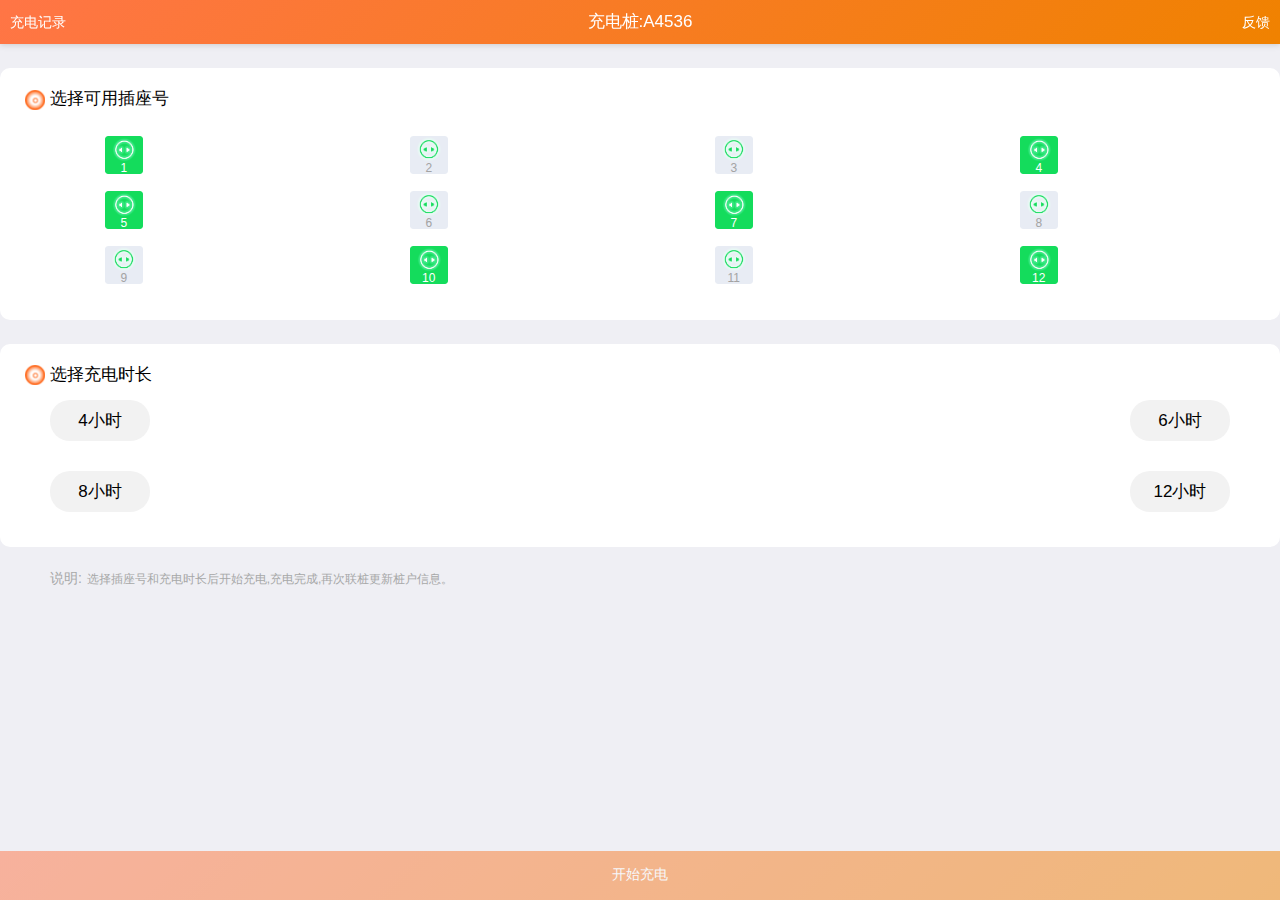
<file: index.html>
<!DOCTYPE html>
<html>
<head>
    <meta charset="utf-8">
    <meta name="viewport" content="initial-scale=1.0, maximum-scale=1.0, user-scalable=no" />
    <title>云智充-首页</title>
    <link rel="stylesheet" type="text/css" href="css/mui.min.css"/>
    <link rel="stylesheet" type="text/css" href="css/common.css"/>
    <script src="js/jquery-3.3.1.min.js"></script>
    <script src="js/mui.min.js"></script>
    <script src="layer/layer.js"></script>
    <script src="js/base.js"></script>
    <script src="js/common.js"></script>
    <style type="text/css">
    	.socket,.cdtime{padding: 20px 25px;border-radius: 10px;background-color: #fff;margin-top: 24px;}
    	.socket_top img{width: 20px;height: 20px;vertical-align: middle;}
    	.socket_bottom{width: 100%;padding: 25px 5px 0 5px;margin-left: 6%;display: flex;flex-flow: row wrap;align-content: flex-start;justify-content: space-between;}
    	.socket_bottom img{height: 40px;border: 1px solid transparent;border-radius: 10%;opacity: 1;}
    	.socket_bottom .cz{position: relative;padding-bottom: 10px;box-sizing: border-box;flex: 0 0 25%;}
    	.socket_bottom .cz .num{width: 20px;height: 20px;text-align: center;line-height: 20px;position: absolute;left: 10px;top: 23px;pointer-events: none;
    		color: #a3a3a3;font-size: 12px;}
 		.cdtime .select-time{padding: 15px 25px;display: flex;justify-content: space-between;}
 		.select-time .select-active{padding: 10px 0;width:100px;border-radius: 20px;background-color: #ff6d22;color: #fff;text-align: center;}
 		.select-time .select{background-color: #f2f2f2;padding: 10px 0;width:100px;border-radius: 20px;text-align: center;}
 		.mean{padding: 20px 50px;margin-bottom: 50px;}
 		.mean span{color: #a7a8a8;}
 		.mean span:first-child{font-size: 14px;}
 		.mean span:last-child{font-size: 12px;}
 		.mui-bar .feedback{margin-top: 12px;color: #fff;font-size: 14px;}
 		.btn-submit{opacity: 0.5;}
 		.btn-submit .mui-btn-primary{background-color: transparent;border-color: transparent;}
 		.mui-spinner{vertical-align: middle;}
  </style>
</head>
<body>
	<header class="mui-bar mui-bar-nav header-immersed">
		<a class="mui-pull-left feedback" onclick="clicked('cdRecord.html')">充电记录</a>
	    <h1 class="mui-title">充电桩:A4536</h1>
	    <a class="mui-pull-right feedback" onclick="clicked('feedback.html')">反馈</a>
	</header>
	<div class="mui-content">
	    <div class="socket">
	    	<div class="socket_top">
	    		<img src="img/eq.png"/>
	    		<span>选择可用插座号</span>
	    	</div>
	    	<div class="socket_bottom">
	    		<div class="cz" data-type="oFF">
	    			<img src="img/able.png"/>
	    			<div class="num">1</div>
	    		</div>
	    		<div class="cz" data-type="oN">
	    			<img src="img/able.png"/>
	    			<div class="num">2</div>
	    		</div>
	    		<div class="cz" data-type="oN">
	    			<img src="img/able.png"/>
	    			<div  class="num">3</div>
	    		</div>
	    		<div class="cz" data-type="oFF">
	    			<img src="img/able.png"/>
	    			<div class="num">4</div>
	    		</div>
	    		<div class="cz" data-type="oFF">
	    			<img src="img/able.png"/>
	    			<div class="num">5</div>
	    		</div>
	    		<div class="cz" data-type="oN">
	    			<img src="img/able.png"/>
	    			<div  class="num">6</div>
	    		</div>
	    		<div class="cz" data-type="oFF">
	    			<img src="img/able.png"/>
	    			<div class="num">7</div>
	    		</div>
	    		<div class="cz" data-type="oN">
	    			<img src="img/able.png"/>
	    			<div class="num">8</div>
	    		</div>
	    		<div class="cz" data-type="oN">
	    			<img src="img/able.png"/>
	    			<div  class="num">9</div>
	    		</div>
	    		<div class="cz" data-type="oFF">
	    			<img src="img/able.png"/>
	    			<div class="num">10</div>
	    		</div>
	    		<div class="cz" data-type="oN">
	    			<img src="img/able.png"/>
	    			<div class="num">11</div>
	    		</div>
	    		<div class="cz" data-type="oFF">
	    			<img src="img/able.png"/>
	    			<div  class="num">12</div>
	    		</div>
	    	</div>
	    </div>
	    <div class="cdtime">
	    	<div class="socket_top">
	    		<img src="img/eq.png"/>
	    		<span>选择充电时长</span>
	    	</div>
	    	<div class="time_wrap">
	    		<div class="select-time">
		    		<div class="select change">
		    			<span>4小时</span>
		    		</div>
		    		<div class="select change">
		    			<span>6小时</span>
		    		</div>
		    	</div>
		    	<div class="select-time">
		    		<div class="select change">
		    			<span>8小时</span>
		    		</div>
		    		<div class="select change">
		    			<span>12小时</span>
		    		</div>
		    	</div>
	    	</div>
	    </div>
	    <div class="mean">
    		<span>说明:</span>
    		<span>选择插座号和充电时长后开始充电,充电完成,再次联桩更新桩户信息。</span>	    	
	    </div>
	</div>
	<footer class="mui-bar mui-bar-footer btn-submit">
		<div class="">
			<button type="button" class="mui-btn mui-btn-primary">开始充电</button>
		</div>
		
	</footer>
	
	
	<script type="text/javascript">
		var timeLight = false;
		var cZLight = false;
		$('.time_wrap').on('tap','.change',function(){
			$(this).removeClass('select').addClass('select-active').siblings().removeClass('select-active').addClass('select');
			$(this).parent().siblings().find('.change').removeClass('select-active').addClass('select');
			timeLight = true;
			charge();
		});
		var arr = [];
		//充电插座
		for(var k=0;k<$('.cz img').length;k++){
			var cdType = $('.cz img').eq(k).parent().attr('data-type');
			if(cdType == 'oFF'){
				$('.cz img').eq(k).attr({'src':'img/pass.png'});
				$('.cz img').eq(k).addClass('using');
				$('.cz img').eq(k).next().css({'color':'#fff'})
				$('.using').css({'pointer-events':'none'});	
			}else{
				$('.socket_bottom').on('tap','.cz img',function(){
					$('.cz img').removeClass('tpchange');
					$(this).addClass('tpchange');
					for(var i=0;i<$('.cz img').length;i++){
						var flag = [];
						flag = $('.cz img').eq(i).hasClass("tpchange");
						if(flag == true){
							$('.cz img').eq(i).attr({'src':'img/pass.png'});
							$('.using').attr({'src':'img/pass.png'});
							cZLight = true;
							charge();
							$('.using').css({'pointer-events':'none'});					//阻止div被选中
						}else{
							$('.cz img').eq(i).attr({'src':'img/able.png'});
							$('.using').attr({'src':'img/pass.png'});
						};
					};
				})
			};
			arr.push(cdType);
		};
		if(arr.indexOf("oN") != -1){
			var btnSbm = $(".btn-submit");
			btnSbm.click(function(){
				if($('.mui-disabled').length == 0){
					var czCheck = $('.tpchange').next().text();
					var timeCheck = $('.select-active').text();
					if ($('.tpchange').length == 0) {
						layer.msg('请选择插座！');
						return;
					}else{
						console.log(czCheck)
					};
					if ($('.select-active').length == 0) {
						layer.msg('请选择充电时长！');
						return;
					}else{
						console.log(timeCheck)
					};
					var data = {
		                "czCheck":czCheck,
		                "timeCheck":timeCheck
		            };
	//	            postJSON(API_URL.ApiApplyBusinessSaveApplyBusiness,data,function(res){
	//	                if("0" == res.code){
	//						location.href = "cdRecord.html";
	//	                }else{
	//	                  layer.msg(res.msg);
	//	                }
	//	            });	
	//				location.href = "cdRecord.html";
					mui(this).button('loading');
		            setTimeout(function() {
		                mui(this).button('reset');
		            }.bind(this), 3000);
				}else{layer.msg('不要点那么快');}
			})
		}else{
			layer.msg("该充电桩暂无可用插座!");
		};
		function charge(){
			if(timeLight&&cZLight){
				$(".btn-submit").css({'opacity':'1'})
			};
		};
		
		
		
	</script>
</body>
</html>
</file>
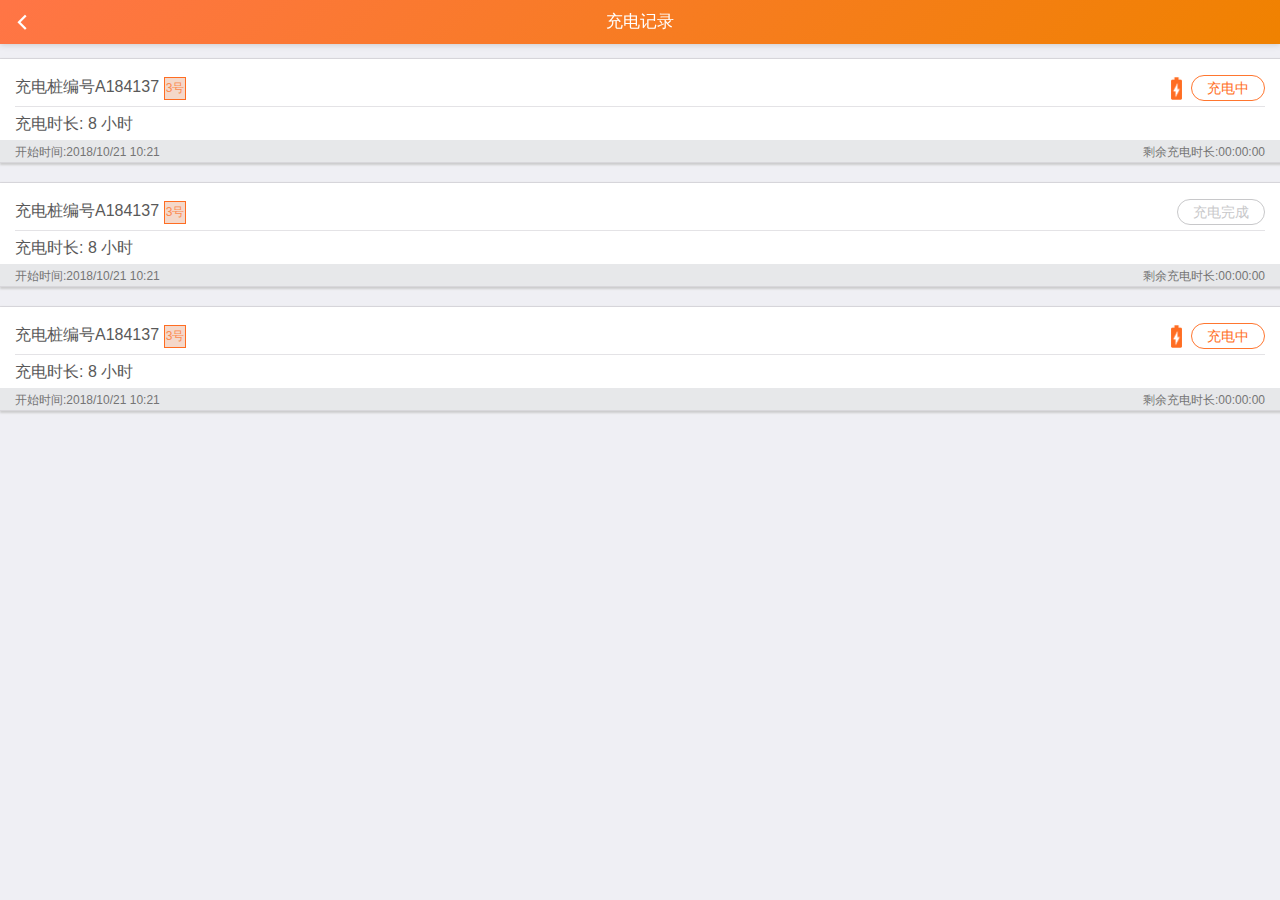
<file: cdRecord.html>
<!DOCTYPE html>
<html>
<head>
    <meta charset="utf-8">
    <meta name="viewport" content="initial-scale=1.0, maximum-scale=1.0, user-scalable=no" />
    <title>云智充-充电记录</title>
    <link rel="stylesheet" type="text/css" href="css/mui.min.css"/>
    <link rel="stylesheet" type="text/css" href="css/common.css"/>
    <script src="js/jquery-3.3.1.min.js"></script>
    <script src="js/mui.min.js"></script>
    <script src="layer/layer.js"></script>
    <script src="js/base.js"></script>
    <script src="js/common.js"></script>
    <style type="text/css">
    	.serial-number {display: flex;justify-content: space-between;}
		.serial-number .name_wrap .cdz-name{font-size: 16px;height: 24px;line-height: 24px;color: #595959;}
		.name_wrap .mark{display: inline-block;background-color: #f4d8ca;border: 1px solid #ff6d22;color: #fc8a4f;font-size: 12px;padding: 0 1px;}
		.mui-table-view-cell .use_time{font-size: 16px;color: #595959;}
		.using{text-align: right;padding-left: 20px;position: relative;}
		.using img{position: absolute;height: 23px;top: 2px;left: 0;}
		.finish img{display: none;}
		.mui-table-view-cell:after{left: 15px;right: 15px;}
		.mui-table-view{margin-bottom: 20px;box-shadow: 1px 1px 2px 1px #ccc;padding-top: 10px;}
		.mui-table-view-cell{padding: 6px 15px;}
		.serial-number .use,.serial-number .finish{border-radius: 15px;text-align: center;padding: 1px 15px;text-align: center;}
		.serial-number .use span,.serial-number .finish span{font-size: 14px;}
		.serial-number .use{border: 1px solid #ff762f;}
		.serial-number .use span{color: #ff6d22;}
		.serial-number .finish{border: 1px solid #c8c8ca;}
		.serial-number .finish span{color: #c8c8ca;}
		.start-time{display: flex;justify-content: space-between;padding: 0px 15px;}
		.start-time span{font-size: 12px;color: #757575;}
		.li-padd{padding: 0;background-color: #e7e8ea;}
		.after-bord:after{height: 0;}
		body i{font-style: normal;}
  </style>
</head>
	<body>
		<header class="mui-bar mui-bar-nav header-immersed">
			<a class="mui-action-back mui-icon mui-icon-left-nav mui-pull-left"></a>
		    <h1 class="mui-title">充电记录</h1>
		</header>
		<div class="mui-content">
		    <ul class="mui-table-view" data-time="" type="true">
			    <li class="mui-table-view-cell">
		    		<div class="serial-number">
		    			<div class="name_wrap">
		    				<div>
		    					<span class="cdz-name">充电桩编号A184137</span>
		    					<span class="mark">3号</span>
		    				</div>
		    			</div>
		    			<div class="using">
		    				<div class="use">
		    					<span>充电中</span>
		    					<img src="img/dianchi.png"/>
		    				</div>
		    			</div>
		    		</div>
			    </li>
			    <li class="mui-table-view-cell after-bord">
			    	<div class="use_time">
			    		充电时长: 8 小时
			    	</div>
			    </li>
			    <li class="mui-table-view-cell li-padd">
			    	<div class="start-time">
			    		<div>
			    			<span>开始时间:2018/10/21 10:21</span>
			    		</div>
			    		<div>
			    			<span class="lastTime" val="">剩余充电时长:<i class="residue">00:00:00</i></span>
			    		</div>
			    	</div>
			    </li>
			</ul>
			<ul class="mui-table-view" data-time="" type="false">
			    <li class="mui-table-view-cell">
		    		<div class="serial-number">
		    			<div class="name_wrap">
		    				<div>
		    					<span class="cdz-name">充电桩编号A184137</span>
		    					<span class="mark">3号</span>
		    				</div>
		    			</div>
		    			<div class="using">
		    				<div class="use">
		    					<span>充电中</span>
		    					<img src="img/dianchi.png"/>
		    				</div>
		    			</div>
		    		</div>
			    </li>
			    <li class="mui-table-view-cell after-bord">
			    	<div class="use_time">
			    		充电时长: 8 小时
			    	</div>
			    </li>
			    <li class="mui-table-view-cell li-padd">
			    	<div class="start-time">
			    		<div>
			    			<span>开始时间:2018/10/21 10:21</span>
			    		</div>
			    		<div>
			    			<span class="lastTime" val="">剩余充电时长:<i class="residue">00:00:00</i></span>
			    		</div>
			    	</div>
			    </li>
			</ul>
			<ul class="mui-table-view" data-time="" type="true">
			    <li class="mui-table-view-cell">
		    		<div class="serial-number">
		    			<div class="name_wrap">
		    				<div>
		    					<span class="cdz-name">充电桩编号A184137</span>
		    					<span class="mark">3号</span>
		    				</div>
		    			</div>
		    			<div class="using">
		    				<div class="use">
		    					<span>充电中</span>
		    					<img src="img/dianchi.png"/>
		    				</div>
		    			</div>
		    		</div>
			    </li>
			    <li class="mui-table-view-cell after-bord">
			    	<div class="use_time">
			    		充电时长: 8 小时
			    	</div>
			    </li>
			    <li class="mui-table-view-cell li-padd">
			    	<div class="start-time">
			    		<div>
			    			<span>开始时间:2018/10/21 10:21</span>
			    		</div>
			    		<div>
			    			<span class="lastTime" val="">剩余充电时长:<i class="residue">00:00:00</i></span>
			    		</div>
			    	</div>
			    </li>
			</ul>
		</div>
		
		
		<script type="text/javascript">
			//剩余时长	
			var date22 = new Date('2018/12/24 17:55');
			console.log(date22)
			var date33 = new Date('2018/12/22 19:50');
			var date44 = new Date('2018/12/24 14:43');
			var date222 = date22.getTime()+1*3600;
			var date333 = date33.getTime()+1*3600;
			var date444 = date44.getTime()+1*3600;

			$('.mui-table-view').eq(0).attr('data-time',date222);
			$('.mui-table-view').eq(1).attr('data-time',date333);
			$('.mui-table-view').eq(2).attr('data-time',date444);
			console.log($('.mui-table-view').eq(0).attr('data-time'));
			console.log($('.mui-table-view').eq(1).attr('data-time'));
			console.log($('.mui-table-view').eq(2).attr('data-time'));
			
			var maxtime=null,time=null,start=null,date1=null,date2=null,s1=null,s2=null,total=null,type=null;
			$('.mui-table-view').each(function(index,item){
				date1 = new Date();
				date2 = $(item).attr('data-time');
//				date2 = new Date('2018/12/22 19:30');
				console.log(date2);
				s1 = date1.getTime();
//				s2 = date2.getTime();
				total = (date2 - s1)/1000;
				maxtime = total;
				type = $(item).attr("type");
				console.log(type);
				if(type == "true"){
					CountDown(maxtime,index);
				}else{
					$('.using').eq(index).find('.use').addClass('finish');
					$('.using').eq(index).find('.use span').text('充电完成');
//					$('.lastTime').eq(index).text("结束时间:"+2018);
				};
			});
			function CountDown(maxtime,index){
				var hour = 0,minute = 0,second = 0;
				console.log(maxtime);
				timer = setInterval(function(){
					 if(maxtime>=0){
						 hour = Math.floor(maxtime / (60 * 60));
					     minute = Math.floor(maxtime / 60) - (hour * 60);
					     second = Math.floor(maxtime) - (hour * 60 * 60) - (minute * 60);
					     if (hour <= 9) hour = '0' + hour;
				         if (minute <= 9) minute = '0' + minute;
				         if (second <= 9) second = '0' + second;
						 var timeText = hour+":"+minute+":"+second;
				    	 $('.residue').eq(index).text(timeText);
						 --maxtime;
						 console.log(maxtime);
					 }else{
						 clearInterval(timer);
						 layer.msg("插座"+(index+1)+"充电完成!");
						 $('.using').eq(index).find('.use').addClass('finish');
					  	 $('.using').eq(index).find('.use span').text('充电完成');
//					  	 $('.mui-table-view').eq(index).attr('type','false');
					 }
				},1000);
		    };
			
			
		</script>
	</body>
</html>
</file>
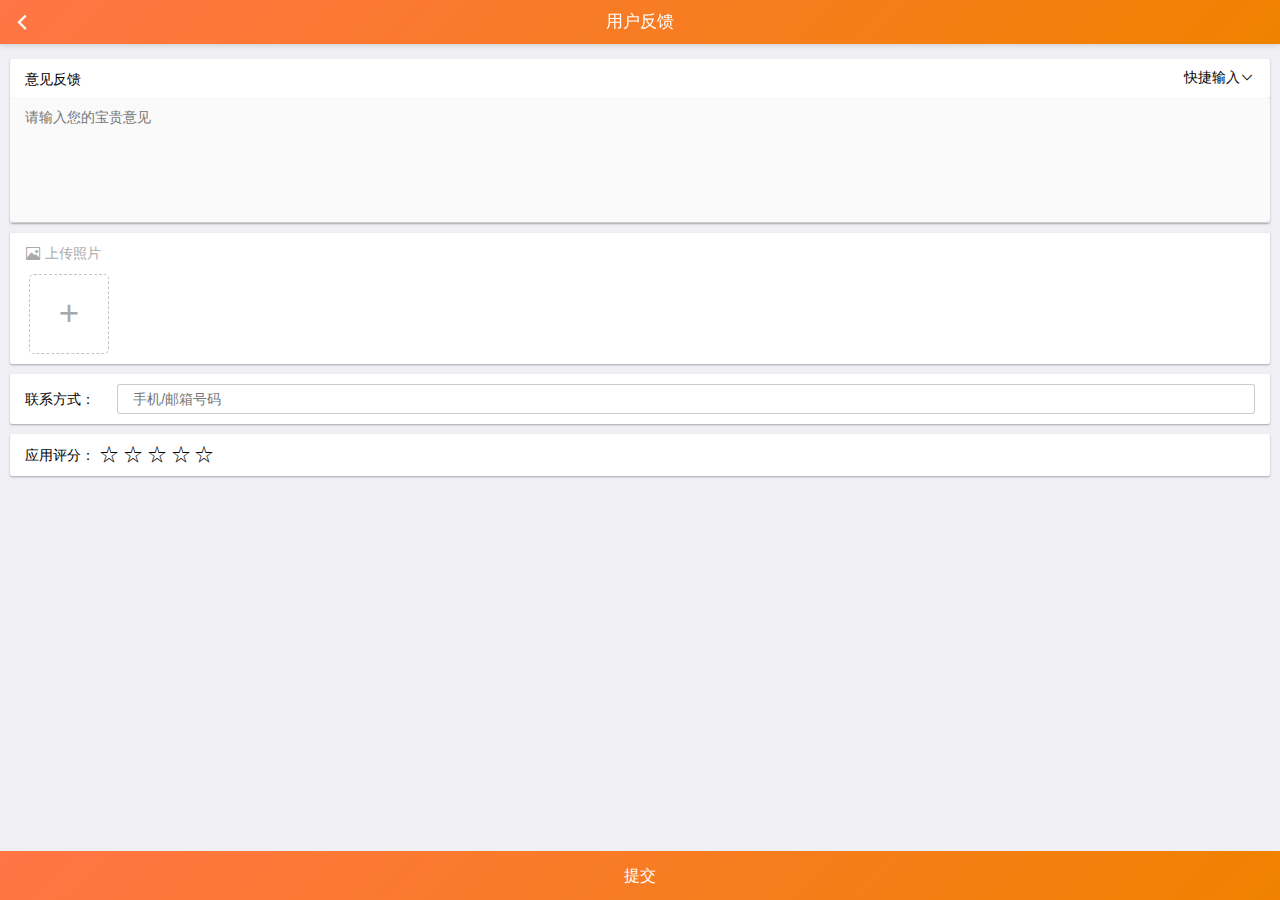
<file: feedback.html>
<!DOCTYPE html>
<html>
<head>
    <meta charset="utf-8">
    <meta name="viewport" content="initial-scale=1.0, maximum-scale=1.0, user-scalable=no" />
    <title>云智充-用户反馈</title>
    <link rel="stylesheet" type="text/css" href="css/mui.min.css"/>
    <link rel="stylesheet" type="text/css" href="css/common.css"/>
    <link rel="stylesheet" href="layer/theme/default/layer.css" />
    <script src="js/jquery-3.3.1.min.js"></script>
    <script src="js/mui.min.js"></script>
    <script src="layer/layer.js"></script>
    <script src="js/base.js"></script>
    <script src="js/common.js"></script>
    <style type="text/css">
    	.mui-table-view-cell>.mui-badge{right: 26px;top: 22px;background-color: transparent;color: #414141;}
    	.mui-table-view-cell.mui-collapse .mui-collapse-content{position: absolute;top: 0;right: 15px;z-index: 999;}
    	.mui-table-view-cell:after{height: 0;}
    	#textarea{background-color: #fafafa;font-size: 14px;border-width: 0;box-shadow: 1px 1px 2px 1px #ccc;margin-bottom: 0;}
    	.mui-card .mui-input-row{padding: 0 0;margin: 0;}
    	.mui-table-view-cell>a:not(.mui-btn){margin-top: -8px;}
    	.mui-icon-image{color: #aaa9a9;}
    	.top{padding: 10px 15px;}
    	.top span{font-size: 14px;}
    	.file {
		    position: relative;
		    display: inline-block;
		    border: 1px dashed #c4c4c4;
		    border-radius: 5px;
		    overflow: hidden;
		    color: #a8a8a8;
		    text-decoration: none;
		    width: 80px;
		    height: 80px;
		    font-size: 35px;
		    text-align: center;
		    line-height: 75px;
		    z-index: 50;
		    vertical-align: top;
		}
		.file input {position: absolute;height: 100%;left: 0;top: 0;opacity: 0;width: 80px;vertical-align: top;}
		.tel{display: flex;justify-content: space-between;}
		.tel span{display: inline-block;width: 100px;line-height: 30px;}
		.tel input{margin-bottom: 0;height: 30px;font-size: 14px;}
		i.mui-icon-star{font-size:20px;}
		i.mui-icon-star-filled{color:#ff6d22;font-size:20px;}
		.marbot{margin-bottom: 80px;}
		.comment{position: absolute;z-index: 999;top: 40px;right: 5px;background-color: #fff;width: 150px;}
		.mui-plus .plus{display: inline;}
		.plus{display: none;}
		#topPopover {position: fixed;top: 16px;right: 6px;}
		#topPopover .mui-popover-arrow {left: auto;right: 6px;}
		.mui-popover {height: 200px;width: 300px;}
		.mui-popover a{font-size: 14px;}
		.mui-table-view-cell{padding: 10px 15px;}
		.mui-popover .mui-table-view-cell>a:not(.mui-btn){margin-top: -18px;}
		.quick{position: absolute;top: 8px;right: 30px;height: 30px;}
		.quick a{color: black;font-size: 14px;}
		.top .close{display: inline-block;position: relative;}
		.top .close .img{opacity: 1;width: 45px;height: 80px;margin: 0 15px 0 0;}
		.top .close i{opacity: 1;position: absolute;top: -7px;right: -5px;font-size: 20px;color: #fff;margin: 0 10px;
			display: inline-block;border-radius: 50%;background-color: #333;width: 22px;height: 22px;
			text-align: center;line-height: 22px;}
		.top .showFileName1{color: red;font-size: 12px;display: none;}
		.imglist{display: inline-block;}
		.upload-box{margin-top: 10px;}
		.big_img{width: 100%;height: 100%;position: fixed;left: 0;top: 0;background-color: black;z-index: 999;display: none;overflow: hidden;}
  </style>
</head>
<body>
	<header class="mui-bar mui-bar-nav header-immersed">
		<a class="mui-action-back mui-icon mui-icon-left-nav mui-pull-left"></a>
	    <h1 class="mui-title">用户反馈</h1>
	</header>
	<!--显示放大的图片-->
	<div class="big_img"></div>
	<!--主体-->
	<div class="mui-content">
	    <div class="mui-card">
	    	<ul class="mui-table-view">
	    		<li class="mui-table-view-cell remo">意见反馈
					<span class="mui-icon mui-icon-arrowdown mui-pull-right"></span>
				</li>
				<div class="quick"><a href="#topPopover">快捷输入</a></div>
				<div class="mui-input-row" style="margin: -3px 0 -5px 0;">
					<textarea id="textarea" name="textarea" rows="5" placeholder="请输入您的宝贵意见"></textarea>
				</div>
	    	</ul>
	    </div>
	    <div class="mui-card">
	    	<div class="top">
	    		<div class="mui-icon mui-icon-image">
	    			<span>上传照片</span>
	    		</div>
	    		<div>
	    			<form action="#">
	    				<div class="upload-box">
	    					<div class="imglist"></div>
		    				<a href="javascript:;" class="file">+
		    					<input type="file" multiple="multiple"  name="file" id="file" value="" />
		    				</a>
	    				</div>
	    				<div class="showFileName1"></div>
	    			</form>
	    		</div>
	    	</div>
	    </div>
	    <div class="mui-card">
	    	<ul class="mui-table-view">
	    		<li class="mui-table-view-cell">
	    			<div class="tel">
	    				<span>联系方式：</span>
	    				<input type="text" name="mobil" placeholder="手机/邮箱号码"/>
	    			</div>
	    		</li>
	    	</ul>
	    </div>
	    <div class="mui-card marbot">
	    	<ul class="mui-table-view">
	    		<li class="mui-table-view-cell">
	    			<div starName="bzxl" class="icons mui-inline">应用评分：
						<i data-index="1" class="mui-icon mui-icon-star"></i>
						<i data-index="2" class="mui-icon mui-icon-star"></i>
						<i data-index="3" class="mui-icon mui-icon-star"></i>
						<i data-index="4" class="mui-icon mui-icon-star"></i>
						<i data-index="5" class="mui-icon mui-icon-star"></i>
					</div>
					<input type="hidden" name="bzxl" id="bzxl" value="0"/>
	    		</li>
	    	</ul>
	    </div>
	</div>
	<div id="topPopover" class="mui-popover">
			<div class="mui-popover-arrow"></div>
			<div class="mui-scroll-wrapper">
				<div class="mui-scroll">
					<ul class="mui-table-view evaluate">
						<li class="mui-table-view-cell"><a href="#">安全，快捷，实惠，放心！</a>
						</li>
						<li class="mui-table-view-cell"><a href="#">这款产品很好！</a>
						</li>
						<li class="mui-table-view-cell"><a href="#">自从有了这个充电桩，真的方便不能太多了！</a>
						</li>
						<li class="mui-table-view-cell"><a href="#">软件不错，蛮实用的，希望越来越强大！</a>
						</li>
						<li class="mui-table-view-cell"><a href="#">非常方便，解决了小区充电难的问题！</a>
						</li>
						<li class="mui-table-view-cell"><a href="#">特别好用，给一万个赞！</a>
						</li>
						<li class="mui-table-view-cell"><a href="#">再也不怕车被盗了！</a>
						</li>
					</ul>
				</div>
			</div>
		</div>
	<footer class="mui-bar mui-bar-footer btn-submit">
		<span>提交</span>
	</footer>
	
	
	<script type="text/javascript">
		//五星好评
		$('.icons').on('tap','i',function(){
		  	var index = parseInt(this.getAttribute("data-index"));
		  	var parent = this.parentNode;
		  	var children = parent.children;
		  	if(this.classList.contains("mui-icon-star")){
		  		for(var i=0;i<index;i++){
	  				children[i].classList.remove('mui-icon-star');
	  				children[i].classList.add('mui-icon-star-filled');
		  		}
		  	}else{
		  		for (var i = index; i < 5; i++) {
		  			children[i].classList.add('mui-icon-star')
		  			children[i].classList.remove('mui-icon-star-filled')
		  		}
		  	};
		  	starIndex = index;
		    var starName = $(this).parents('.icons').attr("starName");
			document.getElementById(""+starName+"").value = starIndex;
		});
		//快捷输入点击事件
		mui('.mui-scroll-wrapper').scroll();
		mui('body').on('shown', '.mui-popover', function(e) {
			//console.log('shown', e.detail.id);//detail为当前popover元素
		});
		var eLi = $('.evaluate li');
		eLi.click(function(){
			var Inp = $('#textarea');
			if(Inp.val() == ''){
				Inp.val($(this).text());
			}else{
				Inp.val(Inp.val().replace(/(^\s*)|(\s*$)/g, "")+'\n'+$(this).text().replace(/(^\s*)|(\s*$)/g, ""))
			};
			$('.mui-popover').hide();
			$('.mui-backdrop').hide();
			$('#topPopover').removeClass('mui-active')
		});
		//照片上传
		$(".file").on("change","input[type='file']",function(){
			var $that = $(this);
		    var fr = new FileReader();//创建new FileReader()对象
		    var imgObj = this.files[0];//获取图片
		    fr.readAsDataURL(imgObj);//将图片读取为DataURL
			var imgName = imgObj.name;
			var Imgsrc = '';
		    if(imgName.indexOf("jpg") != -1 || imgName.indexOf("JPG") != -1 || imgName.indexOf("PNG") != -1 || imgName.indexOf("png") != -1 || imgName.indexOf("jpeg") != -1){
		    	fr.onload = function() {
					Imgsrc = this.result;
					var html =  "<span class='close'><img class='img' src='"+Imgsrc+"'><i>×</i></span>";
					$(".imglist").append(html)
				};
				$(".showFileName1").hide();
		    }else{
		        $(".showFileName1").html("您未上传文件，或者您上传文件类型有误！").show();
		        return false
		    };
		});
		//删除图片
		$('.imglist').on("click",".close i",function(){
			$(this).parent().hide();
		});
		//点击查看大图
		$('.imglist').on("click",".close img",function(){
		   var large_image = '<img src= ' + $(this).attr("src") + '>'; 
		   $('.big_img').show();
		   $('.big_img').html($(large_image).animate({'max-height': '100%', width: '100%'}, 500));
		});
		//关闭大图
		$('.big_img').click(function(){
			$('.big_img').hide(500);
		});
		//提交 
		$(".btn-submit").click(function(){
			var Textarea = $("#textarea").val();
            if(!vaildeParam(Textarea)){
                layer.msg("请提出宝贵意见哦!");
                return;
            };
            var photos = $(".imglist").text();
            if(!vaildeParam(photos)){
                layer.msg("请上传图片!");
                return;
            };
            var mobile = $("input[name='mobil']").val();
            var matio = /^[a-zA-Z0-9_-]+@[a-zA-Z0-9_-]+(\.[a-zA-Z0-9_-]+)+$/;
            var tel = /^1[34578]\d{9}$/;
            if(!vaildeParam(mobile)){
                layer.msg("选择联系方式方便我们及时联系你!");
                return;
            }else{
            	if(!(matio.test(mobile) || tel.test(mobile))){
            		layer.msg("手机号或邮箱号有误，请重新输入!");
            		$("input[name='mobil']").val("");
					return false;
            	}
            };
            var star = $("input[name='bzxl']").val();
            if(!vaildeParam(star)||star==0){
                layer.msg("请给我们评分哦!");
                return;
            };
            var data = {
                "Textarea":Textarea,
                "photos":photos,
                "mobile":mobile,
                "star":star
            };
            console.log(data)
//          postJSON(API_URL.ApiApplyBusinessSaveApplyBusiness,data,function(res){
//              if("0" == res.code){
//                  layer.msg("您的反馈，我们已经收到，即将返回首页");
//                  setTimeout(function(){
//                      back();
//                  },3000);
//              }else{
//                  layer.msg(res.msg);
//              }
//          });
			layer.msg("您的反馈，我们已经收到，即将返回首页...");
            setTimeout(function(){
                location.href = "index.html";
            },3000);
		})

	</script>
</body>
</file>
<file: css/common.css>
@font-face {font-family: "iconfont";
  src: url('iconfont.eot?t=1532404100135'); /* IE9*/
  src: url('iconfont.eot?t=1532404100135#iefix') format('embedded-opentype'), /* IE6-IE8 */
  url('[data-uri]') format('woff'),
  url('iconfont.ttf?t=1532404100135') format('truetype'), /* chrome, firefox, opera, Safari, Android, iOS 4.2+*/
  url('iconfont.svg?t=1532404100135#iconfont') format('svg'); /* iOS 4.1- */
}

.iconfont {
  font-family:"iconfont" !important;
  font-size:16px;
  font-style:normal;
  -webkit-font-smoothing: antialiased;
  -moz-osx-font-smoothing: grayscale;
}

.icon-xiala:before { content: "\e600"; }

.icon-youjiantou1:before { content: "\e628"; }

.icon-erweima:before { content: "\e67a"; }

.icon-map:before { content: "\e610"; }

.icon-shenqing:before { content: "\e602"; }

.icon-gongzuoshenqing:before { content: "\e658"; }

.icon-shanchu:before { content: "\e601"; }

.icon-xiala1:before { content: "\e798"; }

.icon-tianjia:before { content: "\e61a"; }

#header {
    background-color: #ffffff;
}


#header img{
    line-height: 44px;
    float: left;
    width: 44px;
}


.mui-bar-nav{
    background: #fff;
}
.mui-bar-nav a{
    color: #333;
}
.mui-icon{
	font-size: 16px;
}

.left{
    float: left;
}
.right{
    float: right;
}
.clearfix{
    clear: both;
}

.myList .right {
    float: right;
}

.myList .listItem {
    height: 50px;
    line-height: 50px;
    clear: both;
}

.myList img {
    display: inline-block;
    vertical-align: middle;
    height: 40px;
    width: 40px;
    overflow: hidden;
    border-radius: 50%;
}
.myList .listItem i {
    color: #CECECE;
}
/*ul*/  
.flex{
    display: -webkit-box;
    display: -webkit-flex;
    display: flex;
    align-items:center;
    justify-content:center;
}

/*li 平均分配*/  
.flex .flex-item{
    -webkit-box-flex: 1;
    -webkit-flex: 1;
    flex: 1;
}

.nodata{
	text-align: center;
}

.header {
	
}
.header-immersed {
	/*padding-top: 20px;*/
    padding-bottom: 44px;
    background-image: -moz-linear-gradient( 135deg, rgb(240,130,0) 0%, rgb(255,117,70) 100%);
    background-image: -webkit-linear-gradient( 135deg, rgb(240,130,0) 0%, rgb(255,117,70) 100%);
    background-image: -ms-linear-gradient( 135deg, rgb(240,130,0) 0%, rgb(255,117,70) 100%);
}
.header-immersed .mui-title,
.header-immersed .mui-icon {
	color: #FFFFFF;
}

.btn-submit {
	background-image: -moz-linear-gradient( 135deg, rgb(240,130,0) 0%, rgb(255,117,70) 100%);
    background-image: -webkit-linear-gradient( 135deg, rgb(240,130,0) 0%, rgb(255,117,70) 100%);
    background-image: -ms-linear-gradient( 135deg, rgb(240,130,0) 0%, rgb(255,117,70) 100%);
    height: 49px;
    line-height: 49px;
    font-size: 16px;
    color: #FFFFFF;
    text-align: center;
    box-shadow: none;
    z-index: 100;
}

.mui-table-view-cell {
	/*color: #FF6D22;*/
}

.mui-table-view-divider {
	color: #FF6D22;
	border-bottom: 2px solid #FF6D22;
}

.mui-radio input[type=radio]:checked:before {
	color: #FF6D22;
}

.mui-content {
	/*margin-top: 20px;*/
	/*font-family: "Helvetica Neue", Helvetica, Arial, "PingFang SC", "Hiragino Sans GB", "Heiti SC", "Microsoft YaHei", "WenQuanYi Micro Hei", sans-serif;*/
}

.fixed{
	width: 100%;
	position: fixed;
	bottom: 0;
	left: 0;
	z-index: 100;
}
input{  		
    -webkit-user-select: auto!important;  
}
</file>
<file: layer/theme/default/layer.css>
.layui-layer-imgbar,.layui-layer-imgtit a,.layui-layer-tab .layui-layer-title span,.layui-layer-title{text-overflow:ellipsis;white-space:nowrap}html #layuicss-layer{display:none;position:absolute;width:1989px}.layui-layer,.layui-layer-shade{position:fixed;_position:absolute;pointer-events:auto}.layui-layer-shade{top:0;left:0;width:100%;height:100%;_height:expression(document.body.offsetHeight+"px")}.layui-layer{-webkit-overflow-scrolling:touch;top:150px;left:0;margin:0;padding:0;background-color:#fff;-webkit-background-clip:content;border-radius:2px;box-shadow:1px 1px 50px rgba(0,0,0,.3)}.layui-layer-close{position:absolute}.layui-layer-content{position:relative}.layui-layer-border{border:1px solid #B2B2B2;border:1px solid rgba(0,0,0,.1);box-shadow:1px 1px 5px rgba(0,0,0,.2)}.layui-layer-load{background:url(loading-1.gif) center center no-repeat #eee}.layui-layer-ico{background:url(icon.png) no-repeat}.layui-layer-btn a,.layui-layer-dialog .layui-layer-ico,.layui-layer-setwin a{display:inline-block;*display:inline;*zoom:1;vertical-align:top}.layui-layer-move{display:none;position:fixed;*position:absolute;left:0;top:0;width:100%;height:100%;cursor:move;opacity:0;filter:alpha(opacity=0);background-color:#fff;z-index:2147483647}.layui-layer-resize{position:absolute;width:15px;height:15px;right:0;bottom:0;cursor:se-resize}.layer-anim{-webkit-animation-fill-mode:both;animation-fill-mode:both;-webkit-animation-duration:.3s;animation-duration:.3s}@-webkit-keyframes layer-bounceIn{0%{opacity:0;-webkit-transform:scale(.5);transform:scale(.5)}100%{opacity:1;-webkit-transform:scale(1);transform:scale(1)}}@keyframes layer-bounceIn{0%{opacity:0;-webkit-transform:scale(.5);-ms-transform:scale(.5);transform:scale(.5)}100%{opacity:1;-webkit-transform:scale(1);-ms-transform:scale(1);transform:scale(1)}}.layer-anim-00{-webkit-animation-name:layer-bounceIn;animation-name:layer-bounceIn}@-webkit-keyframes layer-zoomInDown{0%{opacity:0;-webkit-transform:scale(.1) translateY(-2000px);transform:scale(.1) translateY(-2000px);-webkit-animation-timing-function:ease-in-out;animation-timing-function:ease-in-out}60%{opacity:1;-webkit-transform:scale(.475) translateY(60px);transform:scale(.475) translateY(60px);-webkit-animation-timing-function:ease-out;animation-timing-function:ease-out}}@keyframes layer-zoomInDown{0%{opacity:0;-webkit-transform:scale(.1) translateY(-2000px);-ms-transform:scale(.1) translateY(-2000px);transform:scale(.1) translateY(-2000px);-webkit-animation-timing-function:ease-in-out;animation-timing-function:ease-in-out}60%{opacity:1;-webkit-transform:scale(.475) translateY(60px);-ms-transform:scale(.475) translateY(60px);transform:scale(.475) translateY(60px);-webkit-animation-timing-function:ease-out;animation-timing-function:ease-out}}.layer-anim-01{-webkit-animation-name:layer-zoomInDown;animation-name:layer-zoomInDown}@-webkit-keyframes layer-fadeInUpBig{0%{opacity:0;-webkit-transform:translateY(2000px);transform:translateY(2000px)}100%{opacity:1;-webkit-transform:translateY(0);transform:translateY(0)}}@keyframes layer-fadeInUpBig{0%{opacity:0;-webkit-transform:translateY(2000px);-ms-transform:translateY(2000px);transform:translateY(2000px)}100%{opacity:1;-webkit-transform:translateY(0);-ms-transform:translateY(0);transform:translateY(0)}}.layer-anim-02{-webkit-animation-name:layer-fadeInUpBig;animation-name:layer-fadeInUpBig}@-webkit-keyframes layer-zoomInLeft{0%{opacity:0;-webkit-transform:scale(.1) translateX(-2000px);transform:scale(.1) translateX(-2000px);-webkit-animation-timing-function:ease-in-out;animation-timing-function:ease-in-out}60%{opacity:1;-webkit-transform:scale(.475) translateX(48px);transform:scale(.475) translateX(48px);-webkit-animation-timing-function:ease-out;animation-timing-function:ease-out}}@keyframes layer-zoomInLeft{0%{opacity:0;-webkit-transform:scale(.1) translateX(-2000px);-ms-transform:scale(.1) translateX(-2000px);transform:scale(.1) translateX(-2000px);-webkit-animation-timing-function:ease-in-out;animation-timing-function:ease-in-out}60%{opacity:1;-webkit-transform:scale(.475) translateX(48px);-ms-transform:scale(.475) translateX(48px);transform:scale(.475) translateX(48px);-webkit-animation-timing-function:ease-out;animation-timing-function:ease-out}}.layer-anim-03{-webkit-animation-name:layer-zoomInLeft;animation-name:layer-zoomInLeft}@-webkit-keyframes layer-rollIn{0%{opacity:0;-webkit-transform:translateX(-100%) rotate(-120deg);transform:translateX(-100%) rotate(-120deg)}100%{opacity:1;-webkit-transform:translateX(0) rotate(0);transform:translateX(0) rotate(0)}}@keyframes layer-rollIn{0%{opacity:0;-webkit-transform:translateX(-100%) rotate(-120deg);-ms-transform:translateX(-100%) rotate(-120deg);transform:translateX(-100%) rotate(-120deg)}100%{opacity:1;-webkit-transform:translateX(0) rotate(0);-ms-transform:translateX(0) rotate(0);transform:translateX(0) rotate(0)}}.layer-anim-04{-webkit-animation-name:layer-rollIn;animation-name:layer-rollIn}@keyframes layer-fadeIn{0%{opacity:0}100%{opacity:1}}.layer-anim-05{-webkit-animation-name:layer-fadeIn;animation-name:layer-fadeIn}@-webkit-keyframes layer-shake{0%,100%{-webkit-transform:translateX(0);transform:translateX(0)}10%,30%,50%,70%,90%{-webkit-transform:translateX(-10px);transform:translateX(-10px)}20%,40%,60%,80%{-webkit-transform:translateX(10px);transform:translateX(10px)}}@keyframes layer-shake{0%,100%{-webkit-transform:translateX(0);-ms-transform:translateX(0);transform:translateX(0)}10%,30%,50%,70%,90%{-webkit-transform:translateX(-10px);-ms-transform:translateX(-10px);transform:translateX(-10px)}20%,40%,60%,80%{-webkit-transform:translateX(10px);-ms-transform:translateX(10px);transform:translateX(10px)}}.layer-anim-06{-webkit-animation-name:layer-shake;animation-name:layer-shake}@-webkit-keyframes fadeIn{0%{opacity:0}100%{opacity:1}}.layui-layer-title{padding:0 80px 0 20px;height:42px;line-height:42px;border-bottom:1px solid #eee;font-size:14px;color:#333;overflow:hidden;background-color:#F8F8F8;border-radius:2px 2px 0 0}.layui-layer-setwin{position:absolute;right:15px;*right:0;top:15px;font-size:0;line-height:initial}.layui-layer-setwin a{position:relative;width:16px;height:16px;margin-left:10px;font-size:12px;_overflow:hidden}.layui-layer-setwin .layui-layer-min cite{position:absolute;width:14px;height:2px;left:0;top:50%;margin-top:-1px;background-color:#2E2D3C;cursor:pointer;_overflow:hidden}.layui-layer-setwin .layui-layer-min:hover cite{background-color:#2D93CA}.layui-layer-setwin .layui-layer-max{background-position:-32px -40px}.layui-layer-setwin .layui-layer-max:hover{background-position:-16px -40px}.layui-layer-setwin .layui-layer-maxmin{background-position:-65px -40px}.layui-layer-setwin .layui-layer-maxmin:hover{background-position:-49px -40px}.layui-layer-setwin .layui-layer-close1{background-position:1px -40px;cursor:pointer}.layui-layer-setwin .layui-layer-close1:hover{opacity:.7}.layui-layer-setwin .layui-layer-close2{position:absolute;right:-28px;top:-28px;width:30px;height:30px;margin-left:0;background-position:-149px -31px;*right:-18px;_display:none}.layui-layer-setwin .layui-layer-close2:hover{background-position:-180px -31px}.layui-layer-btn{text-align:right;padding:0 15px 12px;pointer-events:auto;user-select:none;-webkit-user-select:none}.layui-layer-btn a{height:28px;line-height:28px;margin:5px 5px 0;padding:0 15px;border:1px solid #dedede;background-color:#fff;color:#333;border-radius:2px;font-weight:400;cursor:pointer;text-decoration:none}.layui-layer-btn a:hover{opacity:.9;text-decoration:none}.layui-layer-btn a:active{opacity:.8}.layui-layer-btn .layui-layer-btn0{border-color:#1E9FFF;background-color:#1E9FFF;color:#fff}.layui-layer-btn-l{text-align:left}.layui-layer-btn-c{text-align:center}.layui-layer-dialog{min-width:260px}.layui-layer-dialog .layui-layer-content{position:relative;padding:20px;line-height:24px;word-break:break-all;overflow:hidden;font-size:14px;overflow-x:hidden;overflow-y:auto}.layui-layer-dialog .layui-layer-content .layui-layer-ico{position:absolute;top:16px;left:15px;_left:-40px;width:30px;height:30px}.layui-layer-ico1{background-position:-30px 0}.layui-layer-ico2{background-position:-60px 0}.layui-layer-ico3{background-position:-90px 0}.layui-layer-ico4{background-position:-120px 0}.layui-layer-ico5{background-position:-150px 0}.layui-layer-ico6{background-position:-180px 0}.layui-layer-rim{border:6px solid #8D8D8D;border:6px solid rgba(0,0,0,.3);border-radius:5px;box-shadow:none}.layui-layer-msg{min-width:180px;border:1px solid #D3D4D3;box-shadow:none}.layui-layer-hui{min-width:100px;background-color:#000;filter:alpha(opacity=60);background-color:rgba(0,0,0,.6);color:#fff;border:none}.layui-layer-hui .layui-layer-content{padding:12px 25px;text-align:center}.layui-layer-dialog .layui-layer-padding{padding:20px 20px 20px 55px;text-align:left}.layui-layer-page .layui-layer-content{position:relative;overflow:auto}.layui-layer-iframe .layui-layer-btn,.layui-layer-page .layui-layer-btn{padding-top:10px}.layui-layer-nobg{background:0 0}.layui-layer-iframe iframe{display:block;width:100%}.layui-layer-loading{border-radius:100%;background:0 0;box-shadow:none;border:none}.layui-layer-loading .layui-layer-content{width:60px;height:24px;background:url(loading-0.gif) no-repeat}.layui-layer-loading .layui-layer-loading1{width:37px;height:37px;background:url(loading-1.gif) no-repeat}.layui-layer-ico16,.layui-layer-loading .layui-layer-loading2{width:32px;height:32px;background:url(loading-2.gif) no-repeat}.layui-layer-tips{background:0 0;box-shadow:none;border:none}.layui-layer-tips .layui-layer-content{position:relative;line-height:22px;min-width:12px;padding:8px 15px;font-size:12px;_float:left;border-radius:2px;box-shadow:1px 1px 3px rgba(0,0,0,.2);background-color:#000;color:#fff}.layui-layer-tips .layui-layer-close{right:-2px;top:-1px}.layui-layer-tips i.layui-layer-TipsG{position:absolute;width:0;height:0;border-width:8px;border-color:transparent;border-style:dashed;*overflow:hidden}.layui-layer-tips i.layui-layer-TipsB,.layui-layer-tips i.layui-layer-TipsT{left:5px;border-right-style:solid;border-right-color:#000}.layui-layer-tips i.layui-layer-TipsT{bottom:-8px}.layui-layer-tips i.layui-layer-TipsB{top:-8px}.layui-layer-tips i.layui-layer-TipsL,.layui-layer-tips i.layui-layer-TipsR{top:5px;border-bottom-style:solid;border-bottom-color:#000}.layui-layer-tips i.layui-layer-TipsR{left:-8px}.layui-layer-tips i.layui-layer-TipsL{right:-8px}.layui-layer-lan[type=dialog]{min-width:280px}.layui-layer-lan .layui-layer-title{background:#4476A7;color:#fff;border:none}.layui-layer-lan .layui-layer-btn{padding:5px 10px 10px;text-align:right;border-top:1px solid #E9E7E7}.layui-layer-lan .layui-layer-btn a{background:#fff;border-color:#E9E7E7;color:#333}.layui-layer-lan .layui-layer-btn .layui-layer-btn1{background:#C9C5C5}.layui-layer-molv .layui-layer-title{background:#009f95;color:#fff;border:none}.layui-layer-molv .layui-layer-btn a{background:#009f95;border-color:#009f95}.layui-layer-molv .layui-layer-btn .layui-layer-btn1{background:#92B8B1}.layui-layer-iconext{background:url(icon-ext.png) no-repeat}.layui-layer-prompt .layui-layer-input{display:block;width:230px;height:36px;margin:0 auto;line-height:30px;padding-left:10px;border:1px solid #e6e6e6;color:#333}.layui-layer-prompt textarea.layui-layer-input{width:300px;height:100px;line-height:20px;padding:6px 10px}.layui-layer-prompt .layui-layer-content{padding:20px}.layui-layer-prompt .layui-layer-btn{padding-top:0}.layui-layer-tab{box-shadow:1px 1px 50px rgba(0,0,0,.4)}.layui-layer-tab .layui-layer-title{padding-left:0;overflow:visible}.layui-layer-tab .layui-layer-title span{position:relative;float:left;min-width:80px;max-width:260px;padding:0 20px;text-align:center;overflow:hidden;cursor:pointer}.layui-layer-tab .layui-layer-title span.layui-this{height:43px;border-left:1px solid #eee;border-right:1px solid #eee;background-color:#fff;z-index:10}.layui-layer-tab .layui-layer-title span:first-child{border-left:none}.layui-layer-tabmain{line-height:24px;clear:both}.layui-layer-tabmain .layui-layer-tabli{display:none}.layui-layer-tabmain .layui-layer-tabli.layui-this{display:block}.layui-layer-photos{-webkit-animation-duration:.8s;animation-duration:.8s}.layui-layer-photos .layui-layer-content{overflow:hidden;text-align:center}.layui-layer-photos .layui-layer-phimg img{position:relative;width:100%;display:inline-block;*display:inline;*zoom:1;vertical-align:top}.layui-layer-imgbar,.layui-layer-imguide{display:none}.layui-layer-imgnext,.layui-layer-imgprev{position:absolute;top:50%;width:27px;_width:44px;height:44px;margin-top:-22px;outline:0;blr:expression(this.onFocus=this.blur())}.layui-layer-imgprev{left:10px;background-position:-5px -5px;_background-position:-70px -5px}.layui-layer-imgprev:hover{background-position:-33px -5px;_background-position:-120px -5px}.layui-layer-imgnext{right:10px;_right:8px;background-position:-5px -50px;_background-position:-70px -50px}.layui-layer-imgnext:hover{background-position:-33px -50px;_background-position:-120px -50px}.layui-layer-imgbar{position:absolute;left:0;bottom:0;width:100%;height:32px;line-height:32px;background-color:rgba(0,0,0,.8);background-color:#000\9;filter:Alpha(opacity=80);color:#fff;overflow:hidden;font-size:0}.layui-layer-imgtit *{display:inline-block;*display:inline;*zoom:1;vertical-align:top;font-size:12px}.layui-layer-imgtit a{max-width:65%;overflow:hidden;color:#fff}.layui-layer-imgtit a:hover{color:#fff;text-decoration:underline}.layui-layer-imgtit em{padding-left:10px;font-style:normal}@-webkit-keyframes layer-bounceOut{100%{opacity:0;-webkit-transform:scale(.7);transform:scale(.7)}30%{-webkit-transform:scale(1.05);transform:scale(1.05)}0%{-webkit-transform:scale(1);transform:scale(1)}}@keyframes layer-bounceOut{100%{opacity:0;-webkit-transform:scale(.7);-ms-transform:scale(.7);transform:scale(.7)}30%{-webkit-transform:scale(1.05);-ms-transform:scale(1.05);transform:scale(1.05)}0%{-webkit-transform:scale(1);-ms-transform:scale(1);transform:scale(1)}}.layer-anim-close{-webkit-animation-name:layer-bounceOut;animation-name:layer-bounceOut;-webkit-animation-fill-mode:both;animation-fill-mode:both;-webkit-animation-duration:.2s;animation-duration:.2s}@media screen and (max-width:1100px){.layui-layer-iframe{overflow-y:auto;-webkit-overflow-scrolling:touch}}
</file>
